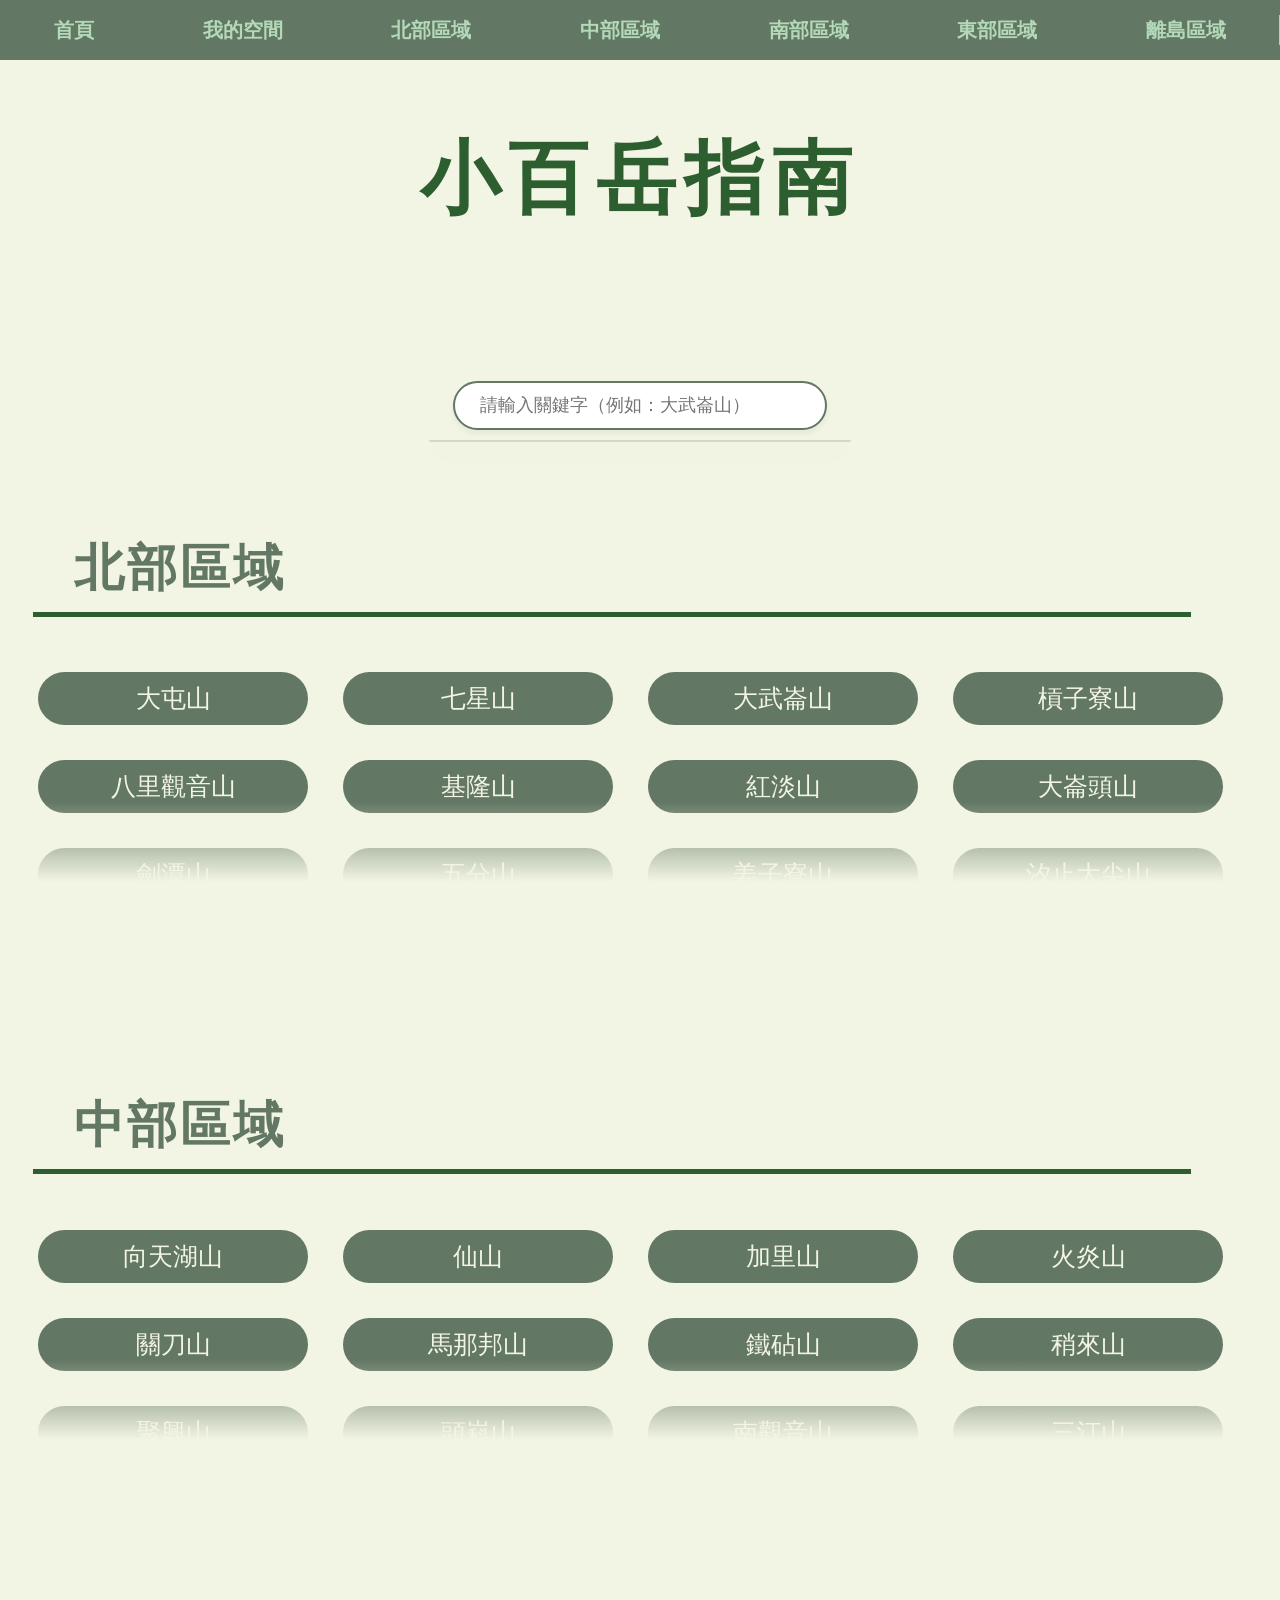
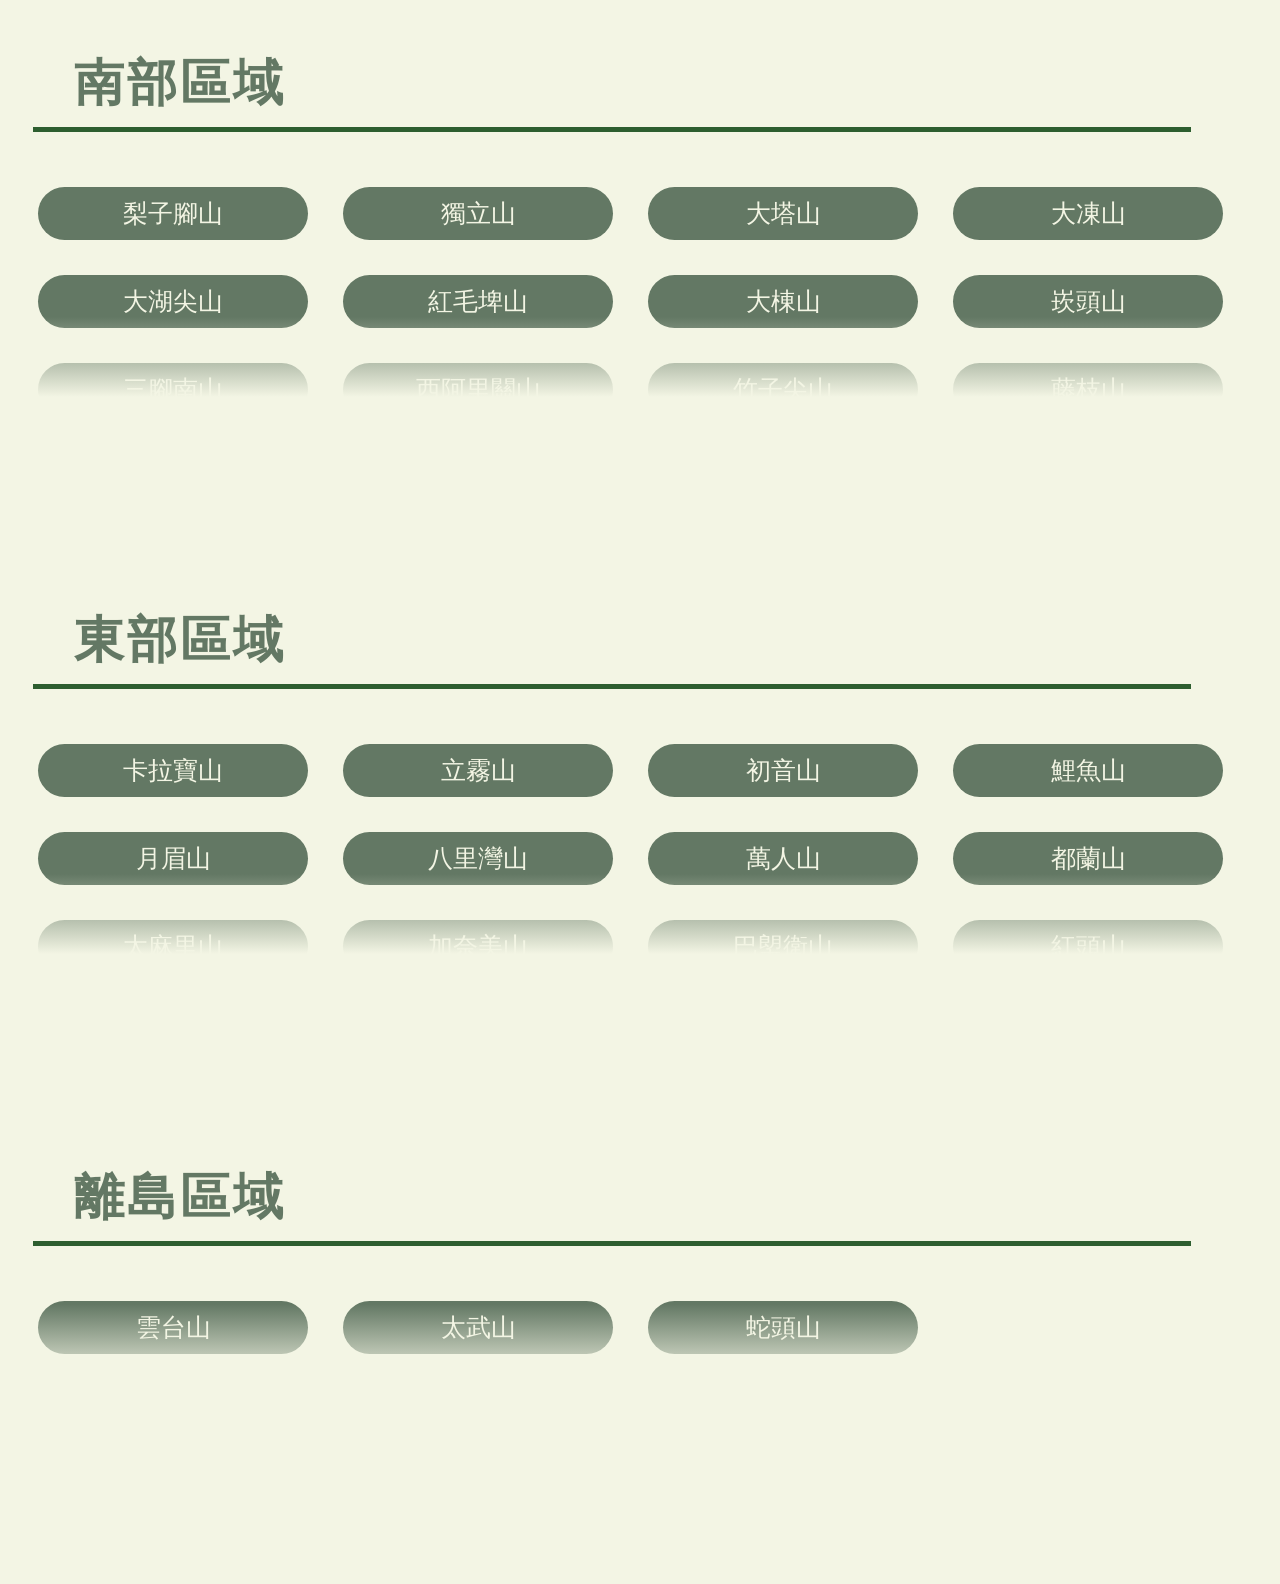
<file: index.html>
<!doctype html>
<html>
    <head>
        <link rel="stylesheet" href="main_style.css" />
        <title>小百岳</title>
    </head>
    <body>
        <div class="main_menu">
            <ul class="menu_list">
                <li class="menu_part" id="mainBtn">首頁</li>
                <li class="menu_part" id="mySpaceBtn">我的空間</li>
                <li class="menu_part" id="northBtn">北部區域</li>
                <li class="menu_part" id="centerBtn">中部區域</li>
                <li class="menu_part" id="southBtn">南部區域</li>
                <li class="menu_part" id="eastBtn">東部區域</li>
                <li class="menu_part" id="islandBtn">離島區域</li>
            </ul>
        </div>
        <div class="title_top" id="mainSection">小百岳指南</div>
        <div class="search_container">
            <input
                type="text"
                id="search"
                placeholder="請輸入關鍵字（例如：大武崙山）"
            />
            <ul id="searchResults" class="search_results" aria-live="polite"></ul>
        </div>
        <div class="block_ad" id="northSection">
            <div class="title_part">&nbsp;&nbsp;北部區域</div>
            <ul class="mountain_menu" data-region="北部區域"></ul>
        </div>
        <div class="block_ad" id="centerSection">
            <div class="title_part">&nbsp;&nbsp;中部區域</div>
            <ul class="mountain_menu" data-region="中部區域"></ul>
        </div>
        <div class="block_ad" id="southSection">
            <div class="title_part">&nbsp;&nbsp;南部區域</div>
            <ul class="mountain_menu" data-region="南部區域"></ul>
        </div>
        <div class="block_ad" id="eastSection">
            <div class="title_part">&nbsp;&nbsp;東部區域</div>
            <ul class="mountain_menu" data-region="東部區域"></ul>
        </div>
        <div class="block_ad" id="islandSection">
            <div class="title_part">&nbsp;&nbsp;離島區域</div>
            <ul class="mountain_menu" data-region="離島區域"></ul>
        </div>
        <script src="main.js"></script>
    </body>
</html>
</file>
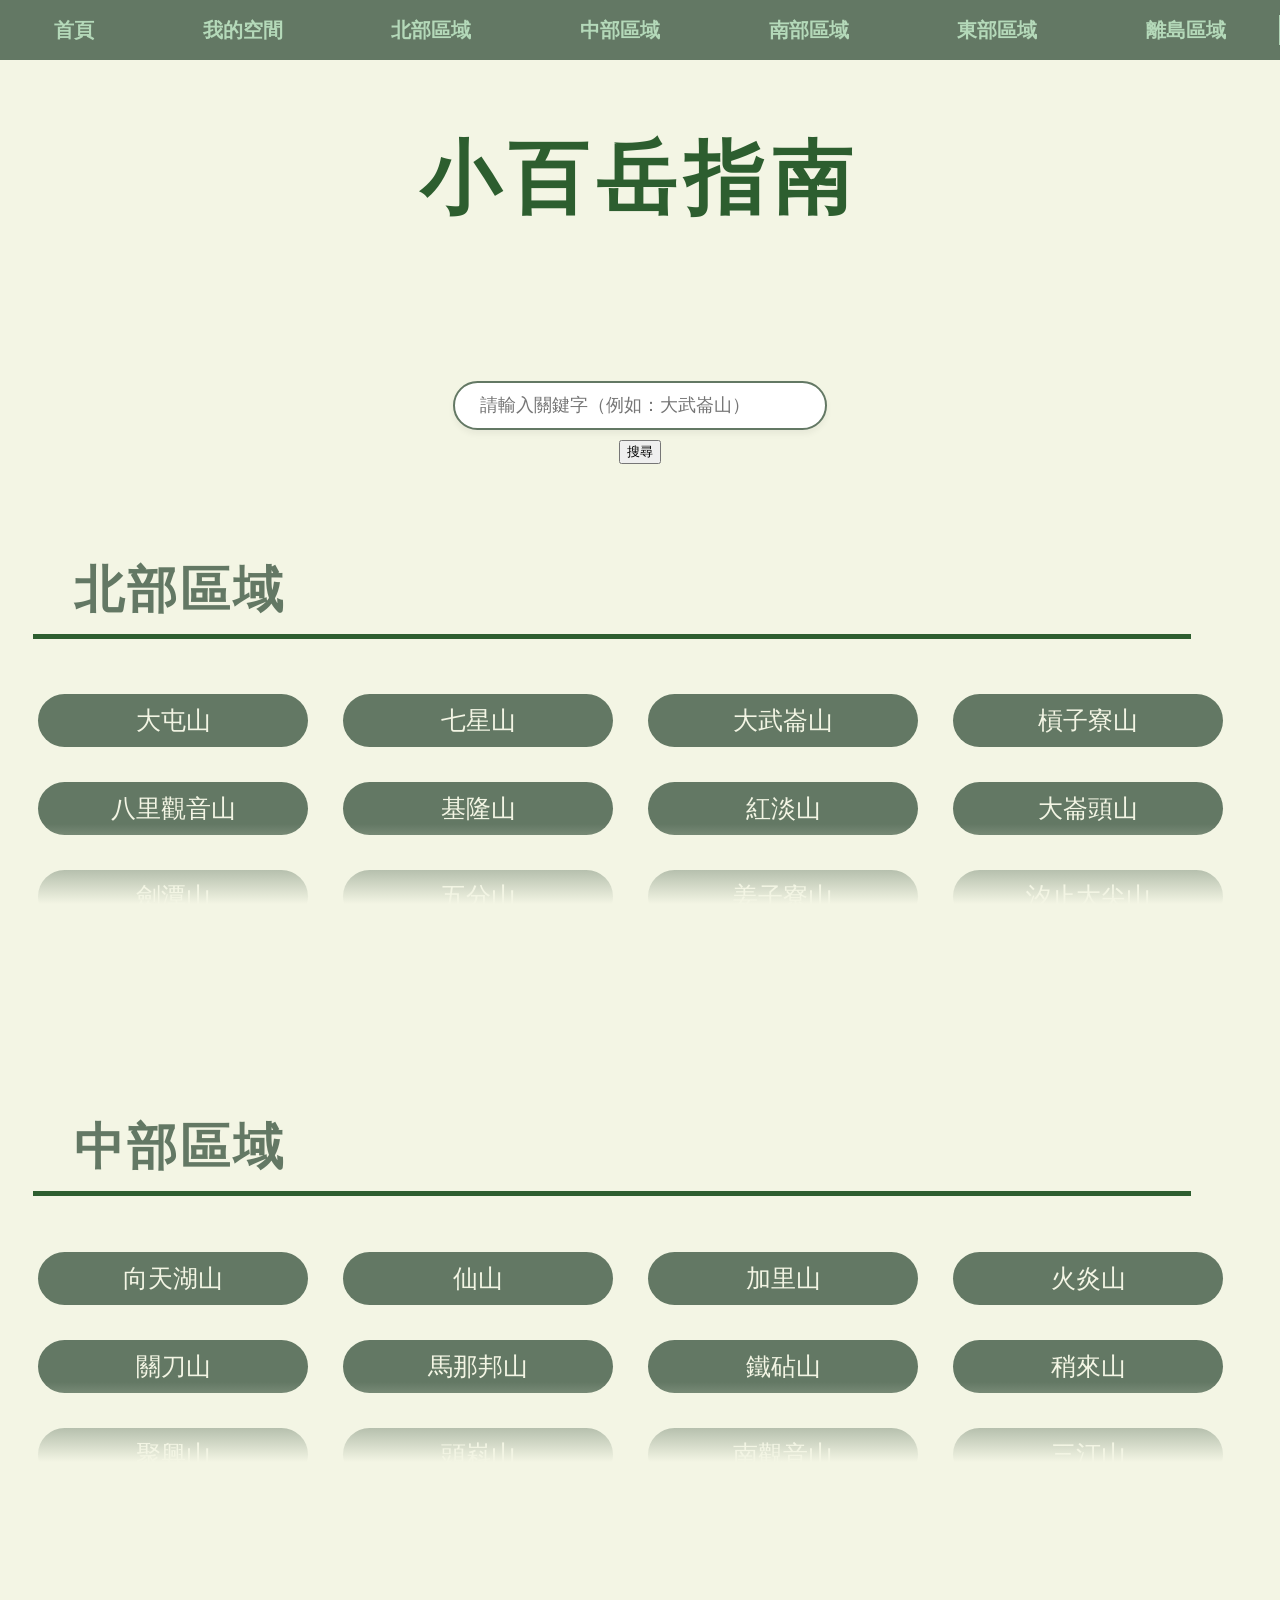
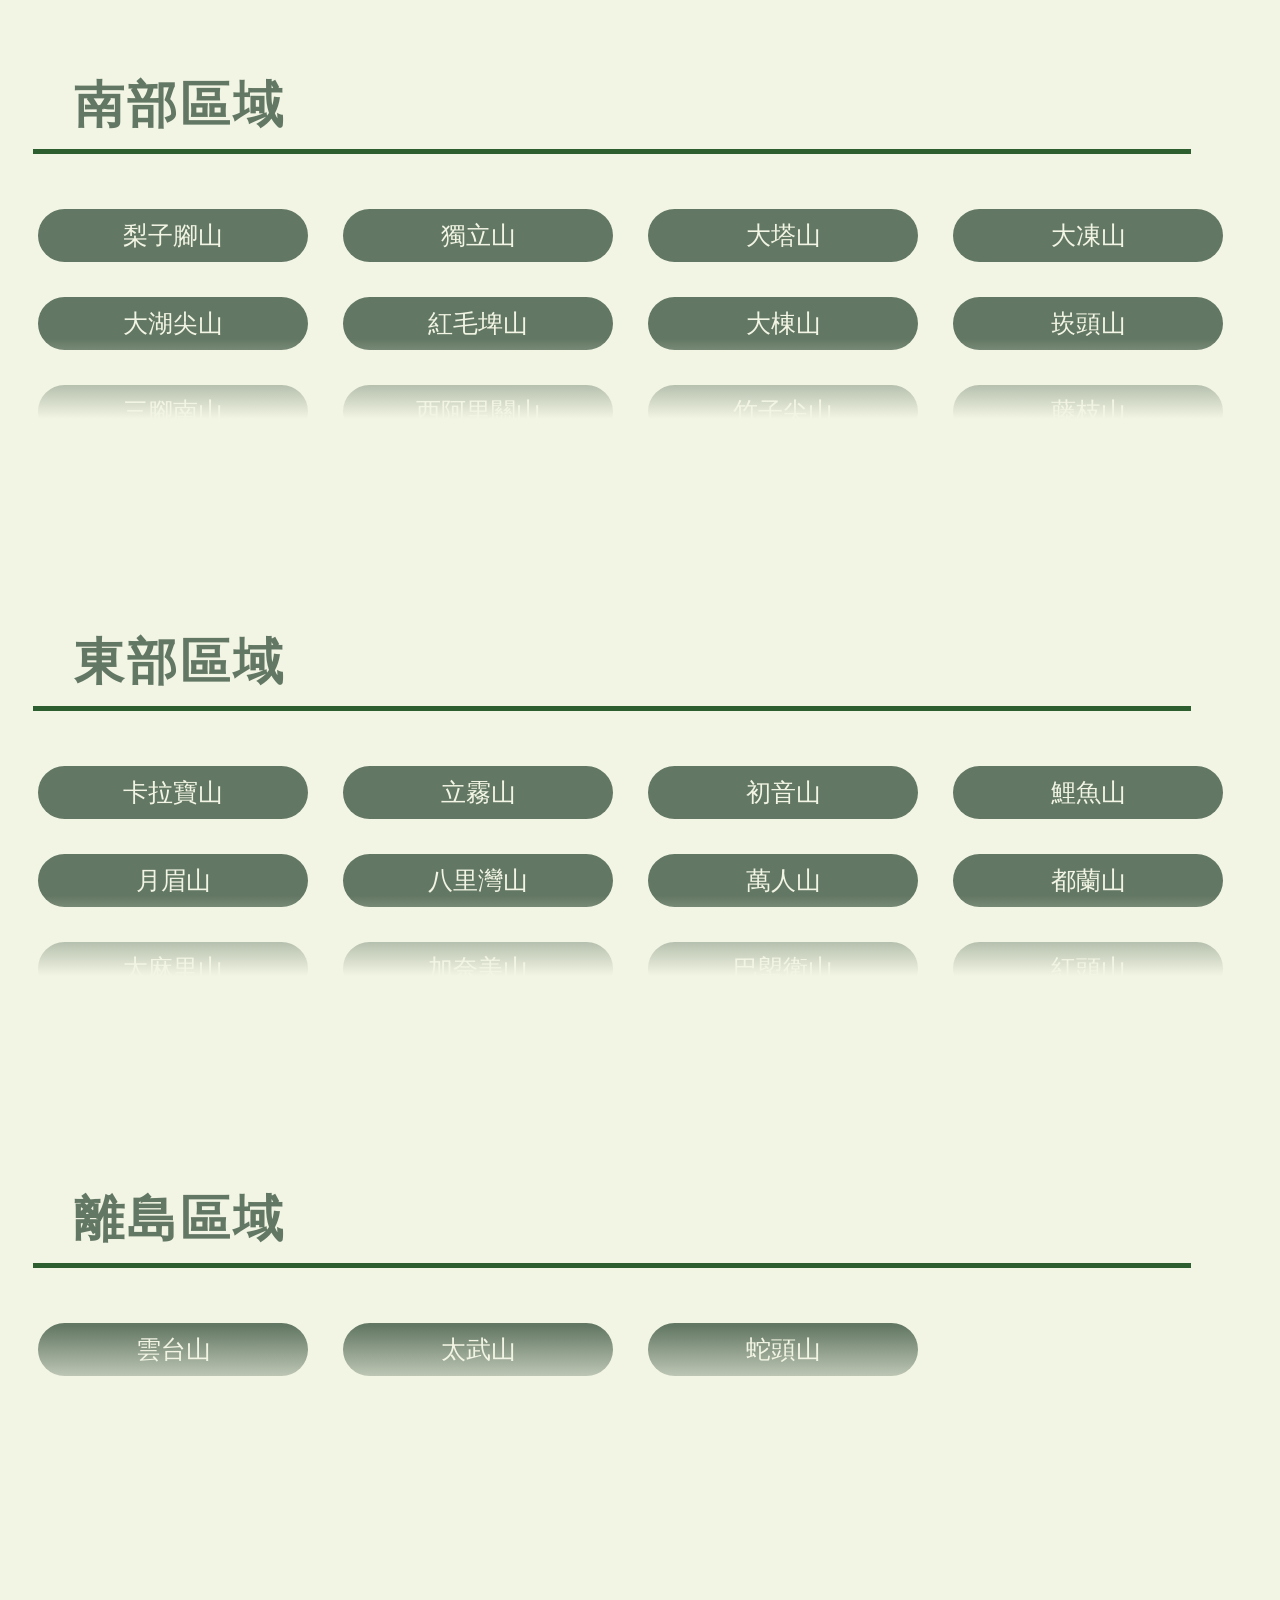
<file: main.html>
<!DOCTYPE html>
<html>
    <head>
        <link rel="stylesheet" href="main_style.css">
        <title>小百岳</title>
    </head>
    <body>
        <div class="main_menu">
            <ul class="menu_list">
                <li class = 'menu_part' id="main" >首頁</li>
    	        <li class = 'menu_part'>我的空間</li>
    	        <li class = 'menu_part' id="northBtn">北部區域</li>
    	        <li class = 'menu_part' id="centerBtn">中部區域</li>
    	        <li class = 'menu_part' id="southBtn">南部區域</li>
    	        <li class = 'menu_part' id="eastBtn">東部區域</li>
    	        <li class = 'menu_part' id="islandBtn">離島區域</li>
            </ul>
        </div>
        <div class="title_top">小百岳指南</div>
        <div class="search_container">
            <input
                type="text"
                id="search"
                placeholder="請輸入關鍵字（例如：大武崙山）"
                />
            <button onclick="checkSearch()">搜尋</button>
        </div>
        <div class = "block_ad" id="northSection">
            <div class="title_part">&nbsp;&nbsp;北部區域</div>
            <ul class="mountain_menu" data-region="北部區域"></ul>
        </div>
        <div class = "block_ad" id="centerSection">
            <div class="title_part">&nbsp;&nbsp;中部區域</div>
            <ul class="mountain_menu" data-region="中部區域"></ul>
        </div>
        <div class="block_ad" id="southSection">
            <div class="title_part">&nbsp;&nbsp;南部區域</div>
            <ul class="mountain_menu" data-region="南部區域"></ul>
        </div>
        <div class="block_ad" id="eastSection">
            <div class="title_part">&nbsp;&nbsp;東部區域</div>
            <ul class="mountain_menu" data-region="東部區域"></ul>
        </div>
        <div class="block_ad" id="islandSection">
            <div class="title_part">&nbsp;&nbsp;離島區域</div>
            <ul class="mountain_menu" data-region="離島區域"></ul>
        </div>
        <script src="main.js"></script>
        <!--我把滑動的js也加進去了-->
    </body>
</html>
</file>
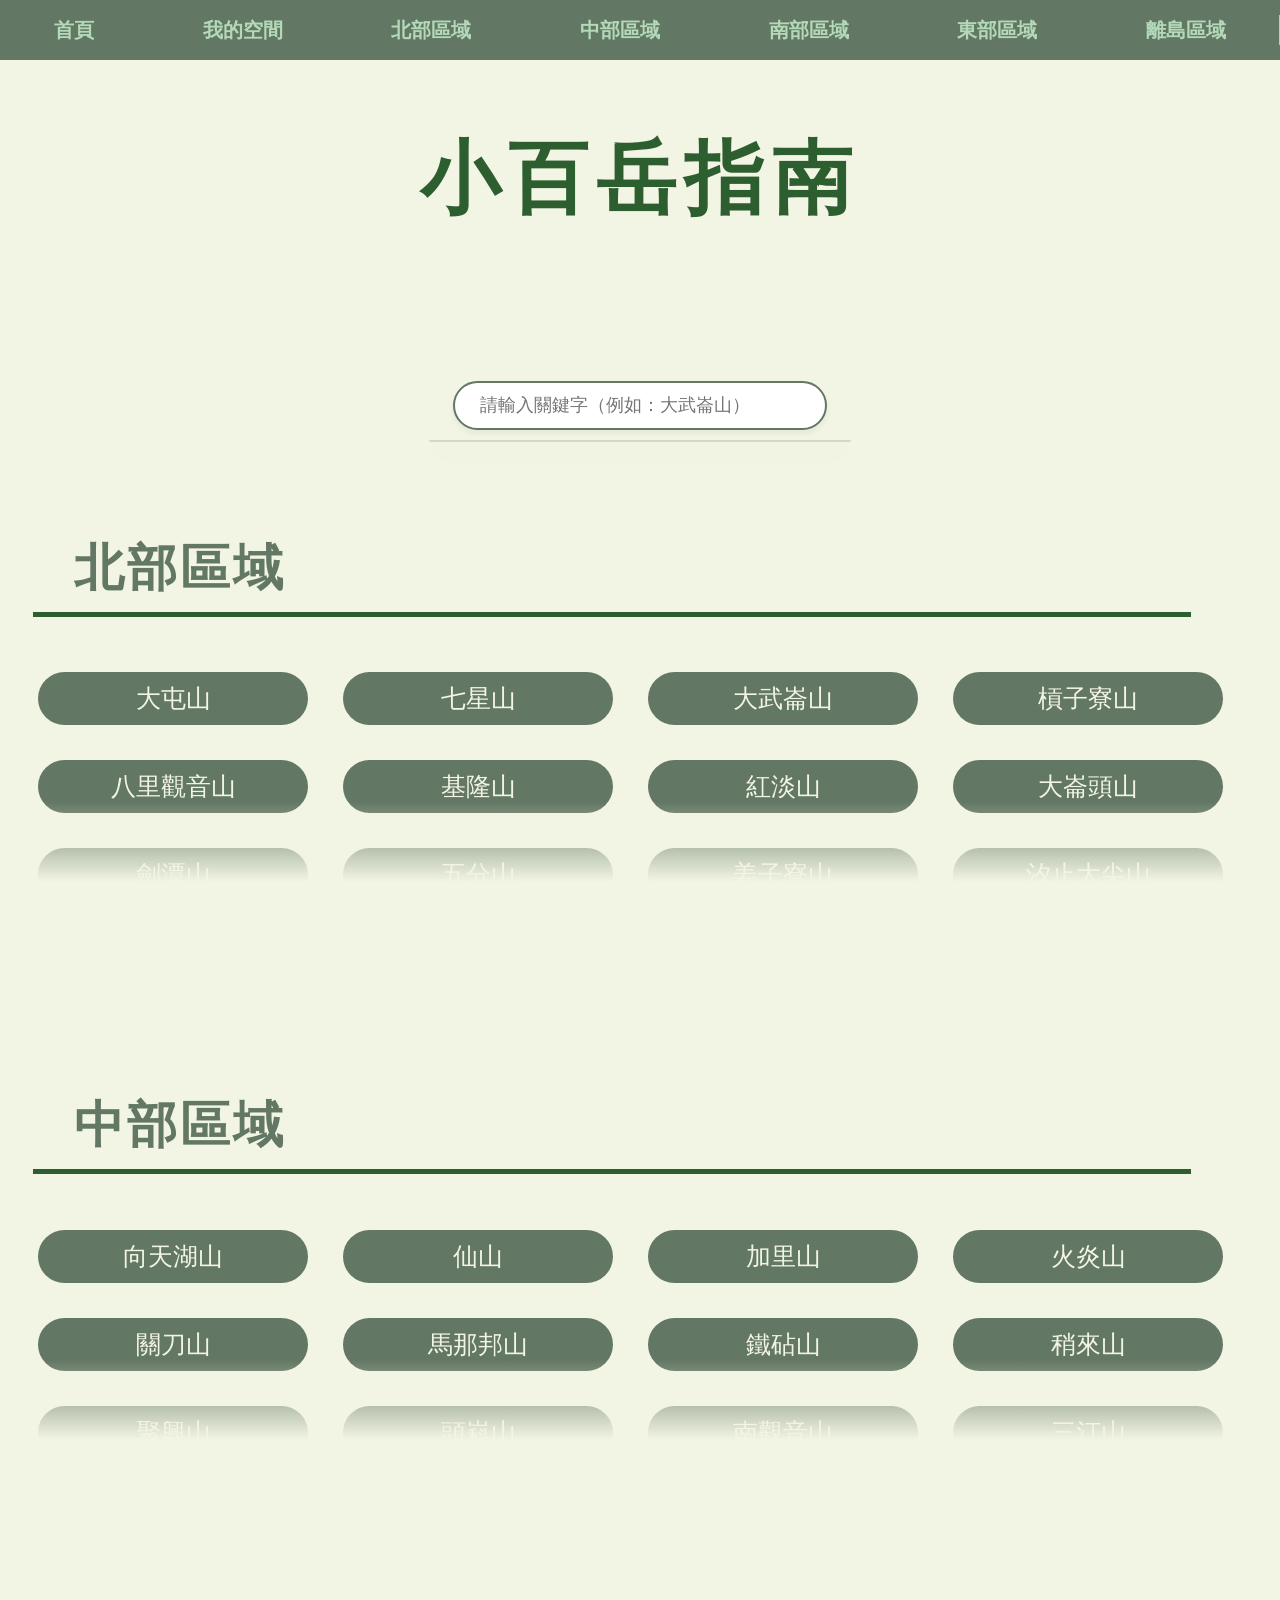
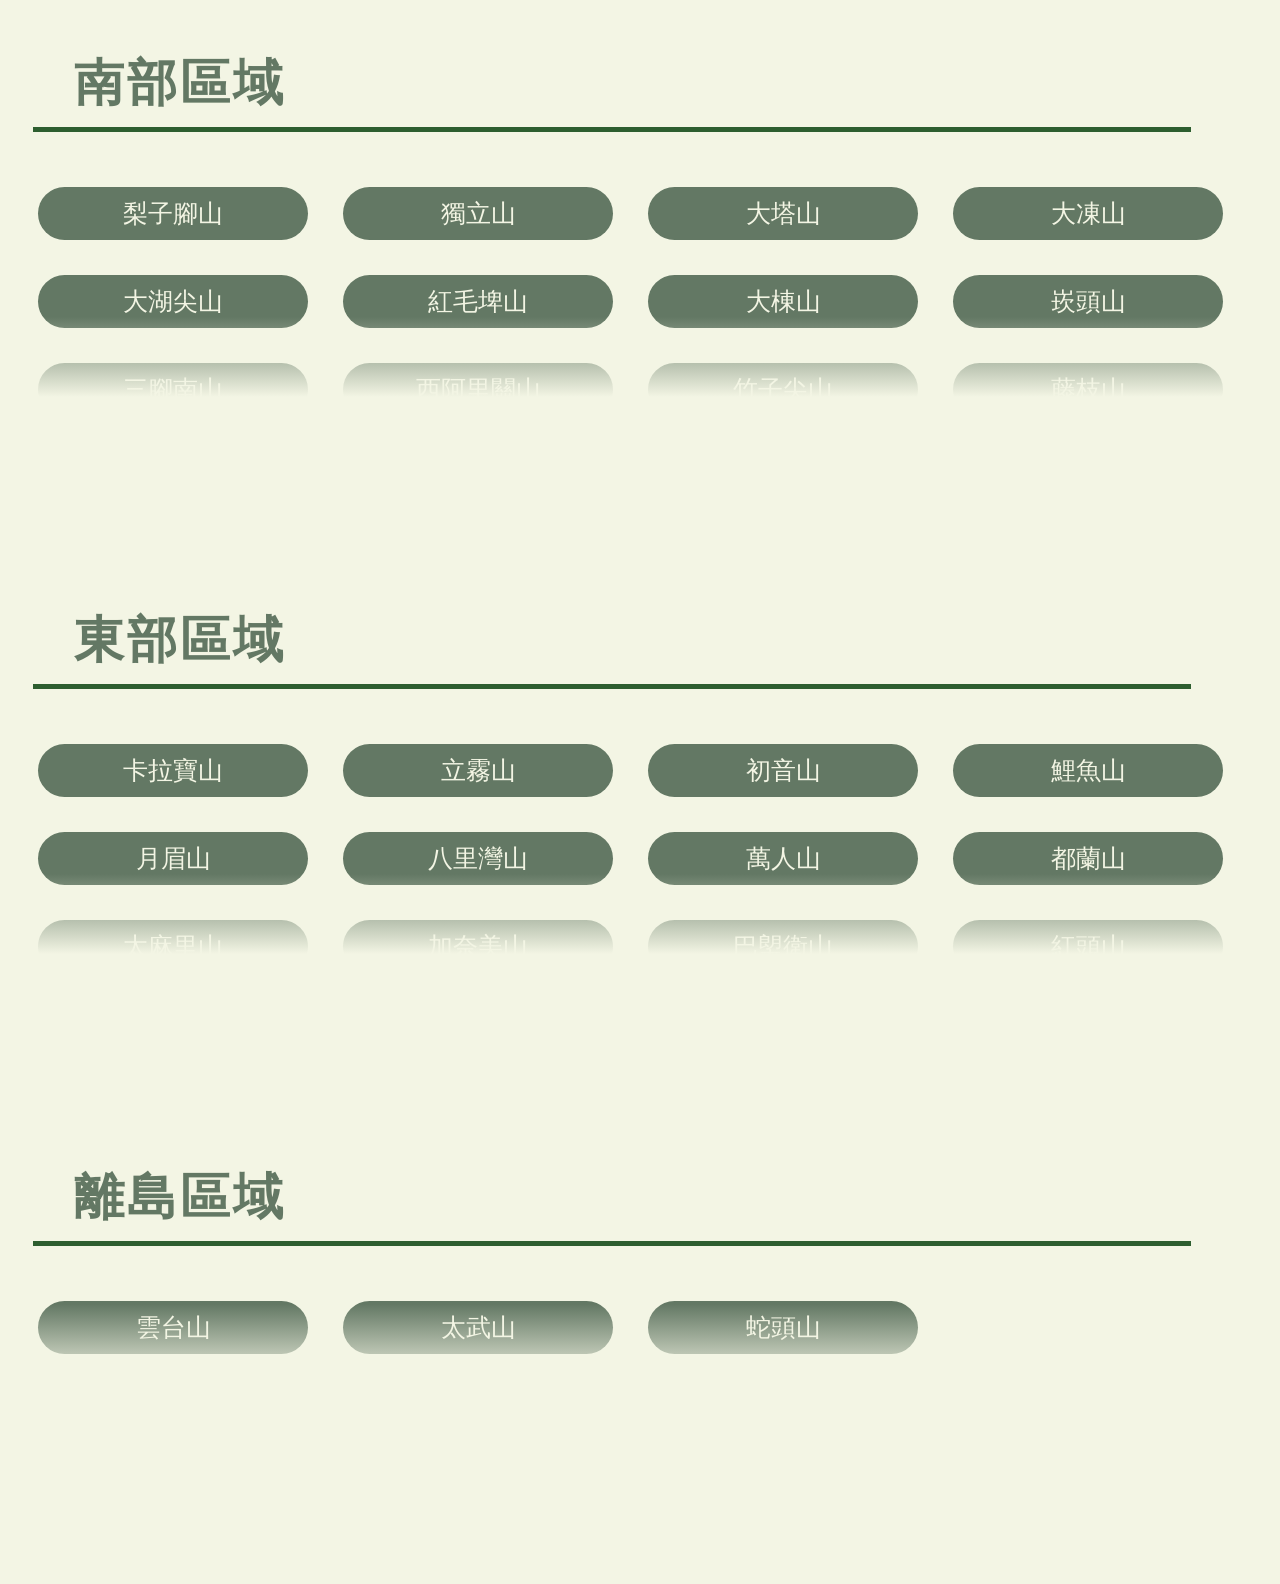
<file: mt_card.html>
<!doctype html>
<html lang="zh-TW">
    <head>
        <link rel="stylesheet" href="main_style.css" />
        <link rel="stylesheet" href="mt_card_style.css" />
        <title>小百岳指南 - 山脈詳細簡介</title>
    </head>
    <body>
        <div class="main_menu">
            <ul class="menu_list">
                <li class="menu_part" id="mainBtn">首頁</li>
                <li class="menu_part" id="mySpaceBtn">我的空間</li>
                <li class="menu_part" id="northBtn">北部區域</li>
                <li class="menu_part" id="centerBtn">中部區域</li>
                <li class="menu_part" id="southBtn">南部區域</li>
                <li class="menu_part" id="eastBtn">東部區域</li>
                <li class="menu_part" id="islandBtn">離島區域</li>
            </ul>
        </div>

        <div class="container">
            <div class="mountain-header">
                <div class="mountain-title">
                    <h1 id="mtName">載入中...</h1>
                    <span id="mtEnglish">Loading...</span>
                </div>
                <button
                    id="statusBtn"
                    class="status-badge uncompleted"
                    data-id=""
                >
                    未完成
                </button>
            </div>

            <div class="info-content-wrapper">
                <div class="left-content">
                    <div class="info-grid">
                        <div class="info-item">
                            <strong>海拔高度</strong>
                            <span id="mtHeight">-</span>
                        </div>
                        <div class="info-item">
                            <strong>所在地區</strong>
                            <span id="mtLoc">-</span>
                        </div>
                        <div class="info-item">
                            <strong>所屬區域</strong>
                            <span id="mtRegion">-</span>
                        </div>
                    </div>

                    <div class="content-section">
                        <h3>交通路線</h3>
                        <p id="mtTransportation" class="route-box">-</p>
                    </div>

                    <div class="content-section">
                        <h3>山脈簡介</h3>
                        <div id="mtDescription" class="description-box">
                            正在從資料庫加載詳細介紹...
                        </div>
                    </div>
                </div>

                <div class="right-image-sidebar">
                    <div class="mountain-image-container">
                        <img id="mtImg" src="" alt="山脈相片" style="display: none;" />

                        <div class="image-placeholder" id="placeholder">
                            <div class="placeholder-icon">⛰️</div>
                            <div class="placeholder-text">
                                山脈相片<br /><small
                                    >（未來上傳相片）</small
                                >
                            </div>
                        </div>
                    </div>
                </div>
            </div>
        </div>

        <script src="nav.js"></script>
        <script src="mt_card.js"></script>
    </body>
</html>
</file>
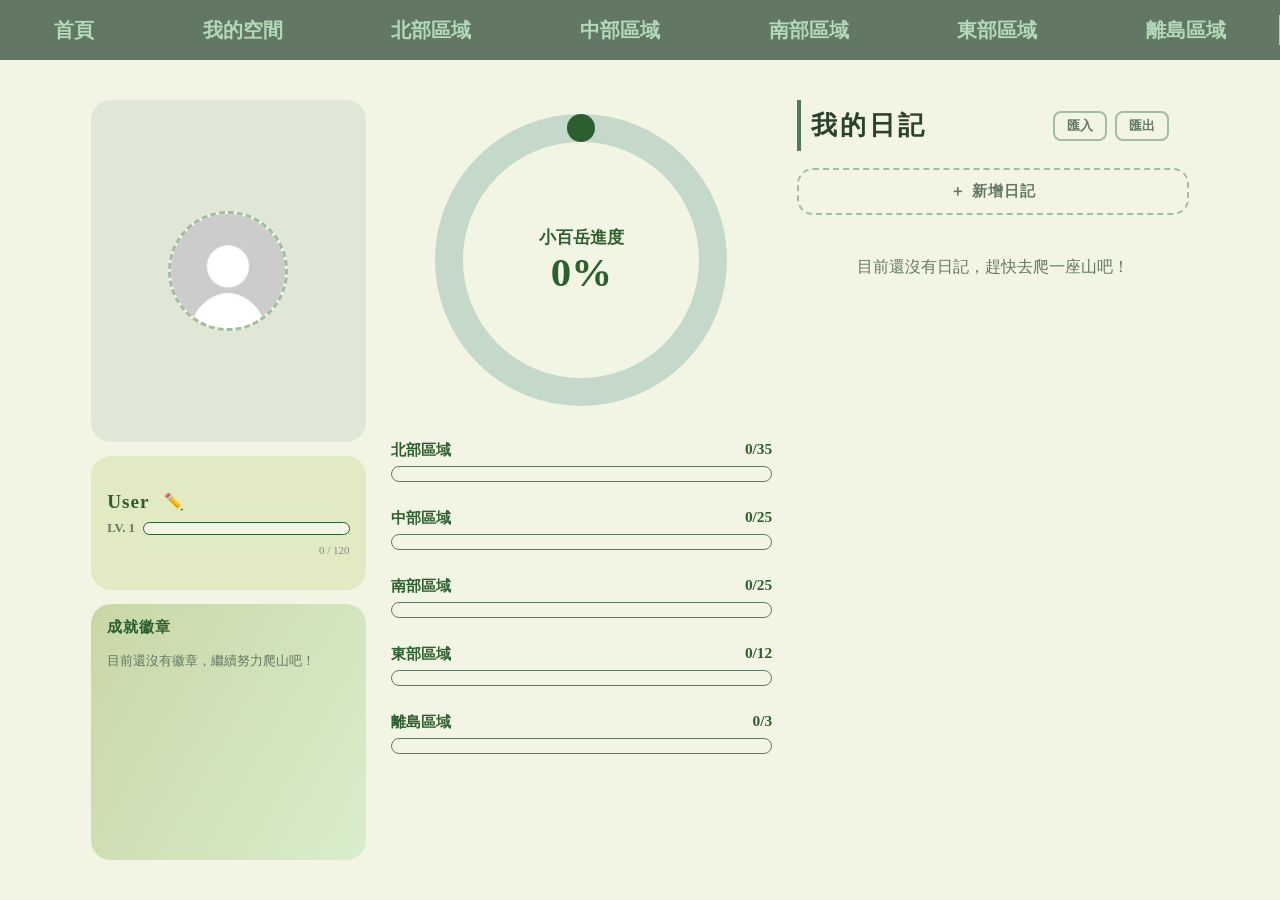
<file: myspace.html>
<!doctype html>
<html lang="zh-TW">
    <head>
        <meta charset="UTF-8" />
        <link rel="stylesheet" href="main_style.css" />
        <link rel="stylesheet" href="myspace_style.css" />
        <title>個人空間 - 小百岳</title>
    </head>
    <body>
        <div class="main_menu">
            <ul class="menu_list">
                <li class="menu_part" id="mainBtn">首頁</li>
                <li class="menu_part" id="mySpaceBtn">我的空間</li>
                <li class="menu_part" id="northBtn">北部區域</li>
                <li class="menu_part" id="centerBtn">中部區域</li>
                <li class="menu_part" id="southBtn">南部區域</li>
                <li class="menu_part" id="eastBtn">東部區域</li>
                <li class="menu_part" id="islandBtn">離島區域</li>
            </ul>
        </div>

        <div class="main_container">
            <!-- ===== 左側 ===== -->
            <div class="left_container">
                <div class="avatar_area">
                    <div
                        class="avatar_circle"
                        id="avatarContainer"
                        style="cursor: pointer"
                        title="點擊更換頭貼"
                    >
                        <img
                            id="userAvatar"
                            src="images/default_pfp.jpg"
                            alt="頭像"
                        />
                        <input
                            type="file"
                            id="avatarInput"
                            accept="image/*"
                            style="display: none"
                            maxlength="10"
                        />
                    </div>
                </div>

                <div class="name_area">
                    <div style="display: flex; align-items: center; gap: 8px">
                        <span class="username" id="userNameDisplay">User</span>
                        <button id="editNameBtn">✏️</button>
                    </div>

                    <div class="level_row">
                        <span class="level_badge">LV. 1</span>
                        <div class="exp_track">
                            <div class="exp_fill" style="width: 0%"></div>
                        </div>
                    </div>
                    <span class="exp_label">0 / 120</span>
                </div>

                <div class="achivement_area">
                    <span class="achivement_title">成就徽章</span>
                    <div class="badge_list">
                    </div>
                </div>
            </div>

            <!-- 中間容器 -->
            <div class="center_container">
                <div class="circle_wrap">
                    <svg viewBox="0 0 160 160">
                        <circle
                            cx="80"
                            cy="80"
                            r="66"
                            fill="none"
                            stroke="#c4d9ca"
                            stroke-width="14"
                        />

                        <circle
                            cx="80"
                            cy="80"
                            r="66"
                            fill="none"
                            stroke="#2d5e2f"
                            stroke-width="14"
                            stroke-linecap="round"
                            stroke-dasharray="0 414.7"
                            transform="rotate(-90 80 80)"
                        />
                    </svg>
                    <div class="circle_label">
                        <span class="circle_title">小百岳進度</span>
                        <span class="circle_pct">0%</span>
                    </div>
                </div>

                <div class="process_bar_area">
                    <div class="process_bar">
                        <div class="bar_header">
                            <span>北部區域</span><span>0/35</span>
                        </div>
                        <div class="bar_track">
                            <div class="bar_fill" style="width: 0%"></div>
                        </div>
                    </div>
                    <div class="process_bar">
                        <div class="bar_header">
                            <span>中部區域</span><span>0/25</span>
                        </div>
                        <div class="bar_track">
                            <div class="bar_fill" style="width: 0%"></div>
                        </div>
                    </div>
                    <div class="process_bar">
                        <div class="bar_header">
                            <span>南部區域</span><span>0/25</span>
                        </div>
                        <div class="bar_track">
                            <div class="bar_fill" style="width: 0%"></div>
                        </div>
                    </div>
                    <div class="process_bar">
                        <div class="bar_header">
                            <span>東部區域</span><span>0/12</span>
                        </div>
                        <div class="bar_track">
                            <div class="bar_fill" style="width: 0%"></div>
                        </div>
                    </div>
                    <div class="process_bar">
                        <div class="bar_header">
                            <span>離島區域</span><span>0/3</span>
                        </div>
                        <div class="bar_track">
                            <div class="bar_fill" style="width: 0%"></div>
                        </div>
                    </div>
                </div>
            </div>

            <!-- 右邊區域 -->
            <div class="right_container">
                <div class="note_header">
                    <div class="note_title">我的日記</div>
                    <div class="data_actions">
                        <button
                            id="importBtn"
                            class="data_btn"
                            title="匯入紀錄檔案"
                        >
                            匯入
                        </button>
                        <button
                            id="exportBtn"
                            class="data_btn"
                            title="將目前的紀錄匯出"
                        >
                            匯出
                        </button>
                        <input
                            type="file"
                            id="importInput"
                            accept=".json"
                            style="display: none"
                        />
                    </div>
                </div>
                <button class="note_add_btn">＋ 新增日記</button>

                <div class="note_list"></div>

                <div
                    id="viewDiaryModal"
                    class="modal_overlay"
                    style="display: none"
                >
                    <div class="modal_content">
                        <h3 id="viewDiaryTitle">日記標題</h3>
                        <div
                            id="viewDiaryMountain"
                            style="
                                color: #637864;
                                font-size: 15px;
                                font-weight: bold;
                                margin-top: -5px;
                            "
                        >
                            山脈名稱
                        </div>
                        <div
                            id="viewDiaryDate"
                            style="
                                color: #8da48f;
                                font-size: 12px;
                                margin-bottom: 5px;
                            "
                        >
                            XXXX/YY/ZZ
                        </div>

                        <hr
                            style="
                                border: 0;
                                border-top: 1px solid #637864;
                                margin: 5px 0;
                            "
                        />

                        <p
                            id="viewDiaryContent"
                            style="
                                white-space: pre-wrap;
                                line-height: 1.6;
                                color: #333;
                                max-height: 300px;
                                overflow-y: auto;
                                margin: 0;
                                text-align: justify;
                            "
                        ></p>

                        <div class="modal_actions">
                            <button
                                id="closeViewBtn"
                                class="cancel_btn"
                                style="width: 100%"
                            >
                                關閉
                            </button>
                        </div>
                    </div>
                </div>
            </div>
        </div>

        <!--登山日記彈窗-->
        <div id="diaryModal" class="modal_overlay" style="display: none">
            <div class="modal_content">
                <h3>新增登山日記</h3>
                <input
                    type="text"
                    id="diaryTitle"
                    placeholder="請輸入日記標題..."
                />

                <select id="mountainSelect">
                    <option value="" disabled selected>
                        請選擇這次攀登的山脈...
                    </option>
                </select>

                <textarea
                    id="diaryContent"
                    placeholder="記錄一下心得吧..."
                ></textarea>

                <div class="modal_actions">
                    <button id="cancelDiaryBtn" class="cancel_btn">取消</button>
                    <button id="saveDiaryBtn" class="save_btn">儲存日記</button>
                </div>
            </div>
        </div>

        <!--修改姓名彈窗-->
        <div id="nameModal" class="modal_overlay" style="display: none">
            <div class="modal_content">
                <h3>修改使用者名稱</h3>
                <input
                    type="text"
                    id="newUserNameInput"
                    placeholder="請輸入新的名稱..."
                />
                <div class="modal_actions">
                    <button id="cancelNameBtn" class="cancel_btn">取消</button>
                    <button id="saveNameBtn" class="save_btn">儲存</button>
                </div>
            </div>
        </div>
        
        <!--登山進度彈窗-->
        <div id="regionModal" class="modal_overlay" style="display: none">
            <div class="modal_content" style="max-width: 700px; width: 90%;">
                <h3 id="regionModalTitle">區域進度</h3>
                <div class="modal_actions" style="justify-content: flex-start; margin-bottom: 10px;"></div>
                <div id="regionMountainList" class="region_mt_list"></div>

                <div class="modal_actions">
                    <button id="closeRegionModalBtn" class="cancel_btn" style="width: 100%;">關閉</button>
                </div>
            </div>
        </div>

        <script src="myspace_profile.js"></script>
        <script src="myspace_diary.js"></script>
        <script src="nav.js"></script>
        <script src="myspace_data.js"></script>
        <script src="myspace_progress.js"></script>
        <script src="myspace_level.js"></script>
        <script src="myspace_badges.js"></script>
    </body>
</html>
</file>
<file: main_style.css>
body {
    background-color: #f3f5e4;
}

.main_menu {
    position: fixed;
    top: 0%;
    left: 0%;
    width: 100%;
    background-color: #637864;
    z-index: 9999;
}

.menu_list {
    position: relative;
    display: flex;
    align-items: center;
    justify-content: space-around;
    padding: 0;
    margin: 0;
    height: 60px;
    list-style-type: none;
}

.menu_part {
    display: flex;
    align-items: center;
    justify-content: center;
    height: 100%;
    padding: 0 3%;
    font-size: 20px;
    font-weight: bold;
    color: #b4d9b9;
    cursor: pointer;
    transition: background 0.3s;
}
.menu_part::after {
    content: "";
    position: absolute;
    right: 0; /* 靠右對齊 */
    top: 25%; /* 距離頂部 25%，高度佔 50%，就不會碰到邊緣 */
    width: 1.5px; /* 線條粗細 */
    height: 50%; /* 線條高度 */
    background-color: rgba(180, 217, 185, 0.4); /* 分隔線顏色，帶一點透明度 */
}

/* 最後一個項目不需要分隔線 */
.menu_part:last-child::after {
    display: none;
}

.menu_part:hover {
    background-color: #2d5e2f;
    color: #f3f5e4;
}
.title_top {
    margin: 10% 0;
    text-align: center;
    font-size: 80px;
    font-family: Noto Serif CJK TC;
    font-weight: 600;
    letter-spacing: 8px;
    color: #2d5e2f;
}

.search_container {
    margin: 5%;
    padding: 20px;
    display: flex;
    flex-direction: column;
    align-items: center;
    justify-content: center;
    gap: 10px;
}

#search {
    width: 320px;
    padding: 12px 25px;
    font-size: 18px;
    border: 2px solid #637864;
    border-radius: 50px;
    background-color: white;
    color: #2d5e2f;
    outline: none;
    transition: all 0.3s ease;
    box-shadow: 0 4px 6px rgba(0, 0, 0, 0.05);
}

.search_results {
    width: 100%;
    max-width: 420px;
    list-style: none;
    margin: 0;
    padding: 0;
    background-color: #ffffff;
    border: 1px solid #d0d8ca;
    border-radius: 20px;
    box-shadow: 0 10px 20px rgba(0, 0, 0, 0.08);
    overflow: hidden;
}

.search_results li {
    padding: 14px 18px;
    border-bottom: 1px solid #edf2e8;
}

.search_results li:last-child {
    border-bottom: none;
}

.search_results a {
    text-decoration: none;
    color: #2d5e2f;
    font-size: 18px;
    display: block;
}

.search_results li:hover {
    background-color: #f3f5e4;
}

.search_result_empty {
    color: #6a7b69;
    background-color: #f8faf6;
}

.block_ad {
    margin-bottom: 200px;
    scroll-margin-top: 80px;
}

.title_part {
    width: 90%;
    margin: 2%;
    padding: 10px;
    text-align: left;
    font-size: 50px;
    font-weight: 800;
    letter-spacing: 3px;
    color: #637864;
    border-bottom: 5px solid #2d5e2f;
    transition: all 0.3s ease;
}
.title_part:hover {
    background: linear-gradient(
        to right,
        #2d5e2f 200px,
        #65ab68 300px,
        #f3f5e4 450px
    );
    color: #f3f5e4;
    font-weight: 600;
}
.mountain_menu {
    position: relative;
    max-height: 200px;
    overflow: hidden;
    transition: max-height 0.8s cubic-bezier(0.4, 0, 0.2, 1);
    display: flex;
    flex-wrap: wrap;
    justify-content: flex-start;
    align-items: flex-start;
    padding: 20px;
    list-style-type: none;
    gap: 15px;
}
.mountain_menu::after {
    content: "";
    position: absolute;
    bottom: 0;
    left: 0;
    width: 100%;
    height: 80px;
    background: linear-gradient(to bottom, transparent, #f3f5e4);
    transition: opacity 0.3s;
    pointer-events: none;
}
.block_ad:hover .mountain_menu {
    max-height: 1200px;
}

.block_ad:hover .mountain_menu::after {
    opacity: 0;
}

.mountain {
    border-radius: 40px;
    padding: 10px;
    margin: 10px;
    width: 250px;
    max-height: 60px;
    text-align: center;
    font-size: 25px;
    color: #f3f5e4;
    background-color: #637864;
    cursor: pointer;
}
.mountain:hover {
    background-color: #2d5e2f;
    text-shadow: 1px 1px 1px #f3f5e4;
    transform: translateY(-5px);
}
</file>
<file: mt_card_style.css>
.container {
    max-width: 1100px; 
    margin: 90px auto 40px auto;
    padding: 20px 40px;
    box-sizing: border-box;
}

.back-btn {
    display: inline-block;
    margin-bottom: 25px;
    color: #637864;
    text-decoration: none;
    font-weight: bold;
    font-size: 16px;
    transition: color 0.2s ease;
}
.back-btn:hover {
    color: #2d5e2f;
    text-decoration: underline;
}


.mountain-header {
    display: flex;
    justify-content: space-between;
    align-items: flex-end;
    border-bottom: 4px solid #2d5e2f;
    padding-bottom: 15px;
    margin-bottom: 30px;
}

.mountain-title h1 {
    margin: 0 0 5px 0;
    color: #2d5e2f;
    font-size: 38px;
    font-weight: 800;
    letter-spacing: 1px;
}
.mountain-title span {
    color: #8da48f;
    font-size: 20px;
    font-weight: 600;
    letter-spacing: 0.5px;
}


.status-badge {
    padding: 10px 24px;
    border-radius: 50px;
    font-weight: bold;
    font-size: 16px;
    cursor: pointer;
    border: 2px solid #637864;
    transition: all 0.3s ease;
    margin-bottom: 5px;
}
.status-badge.uncompleted {
    background-color: rgba(99, 120, 100, 0.1);
    color: #637864;
}
.status-badge.uncompleted:hover {
    background-color: rgba(99, 120, 100, 0.2);
}
.status-badge.completed {
    background-color: #2d5e2f;
    color: #f3f5e4;
    border-color: #2d5e2f;
}


.info-content-wrapper {
    display: flex;
    gap: 40px; 
    width: 100%;
    align-items: flex-start;
}


.left-content {
    flex: 60; 
    display: flex;
    flex-direction: column; 
}


.right-image-sidebar {
    flex: 40;
}


.info-grid {
    display: flex;
    justify-content: space-between;
    width: 100%;
    margin-bottom: 30px;
    background-color: rgba(45, 94, 47, 0.06);
    padding: 18px;
    border-radius: 10px;
    box-sizing: border-box;
}
.info-item {
    flex: 1;
    text-align: left;
}
.info-item strong {
    color: #2d5e2f;
    display: block;
    margin-bottom: 6px;
    font-size: 14px;
    font-weight: bold;
}
.info-item span {
    color: #333;
    font-size: 16px;
    font-weight: 600;
}


.content-section {
    margin-bottom: 30px;
    display: block;
    width: 100%;
}
.content-section h3 {
    color: #2d5e2f;
    font-size: 22px;
    font-weight: bold;
    margin-top: 0;
    margin-bottom: 12px;
    border-left: 5px solid #2d5e2f;
    padding-left: 10px;
}


.route-box {
    color: #555;
    background-color: rgba(0, 0, 0, 0.02);
    padding: 15px;
    border-radius: 8px;
    margin: 0;
    line-height: 1.6;
    font-size: 15px;
    border: 1px dashed #637864;
}


.description-box {
    line-height: 1.8;
    color: #333;
    font-size: 16px;
    text-align: justify;
    letter-spacing: 0.5px;
}


.mountain-image-container {
    width: 100%;
    height: 400px;
    background-color: rgba(99, 120, 100, 0.08); 
    border-radius: 14px;
    border: 3px dashed #8da48f; 
    box-sizing: border-box;
    position: relative;
    overflow: hidden;
}

.image-placeholder {
    position: absolute;
    top: 50%;
    left: 50%;
    transform: translate(-50%, -50%);
    text-align: center;
    width: 90%;
}
.placeholder-icon {
    font-size: 60px;
    margin-bottom: 15px;
    opacity: 0.6;
}
.placeholder-text {
    color: #637864;
    font-size: 16px;
    font-weight: bold;
    line-height: 1.5;
}
.placeholder-text small {
    font-weight: normal;
    color: #888;
}

#mtImg {
    width: 100%;
    height: 100%;
    object-fit: cover;
    object-position: center;
    border-radius: 11px;
}
</file>
<file: myspace_style.css>
* {
    box-sizing: border-box;
}

/* ===== 主容器 ===== */
.main_container {
    margin-top: 80px;
    width: 90%;
    height: calc(100vh - 100px);
    margin-left: auto;
    margin-right: auto;
    padding: 20px;
    display: flex;
    flex-direction: row;
    align-items: stretch;
    gap: 20px;
}

/* ===== 左側 ===== */
.left_container {
    flex: 0 0 25%;
    display: flex;
    flex-direction: column;
    gap: 14px;
    overflow: hidden;
    min-width: 0;
}

.avatar_area {
    flex: 3;
    height: 29%;
    display: flex;
    flex-direction: column;
    align-items: center;
    justify-content: center;
    background-color: rgba(188, 202, 190, 0.35);
    border-radius: 20px;
    overflow: hidden;
    gap: 12px;
}

.avatar_circle {
    width: min(120px, 60%);
    aspect-ratio: 1/1;
    border: 3px dashed #a3bda4;
    border-radius: 50%;
    overflow: hidden;
    background-color: #f3f5e4;
    flex-shrink: 0;
    transition:
        opacity 0.3s ease,
        transform 0.2s ease;
}

.avatar_circle img {
    width: 100%;
    height: 100%;
    object-fit: cover;
    filter: grayscale(20%);
}

.avatar_circle:hover {
    opacity: 0.7;
    transform: scale(1.05);
}

.name_area {
    flex: 1;
    min-height: 0;
    display: flex;
    flex-direction: column;
    justify-content: center;
    gap: 8px;
    border-radius: 20px;
    background-color: #e1eac2;
    padding: 10px 16px;
}

.username {
    font-size: clamp(14px, 1.5vw, 22px);
    font-weight: bold;
    color: #2d5e2f;
    letter-spacing: 1px;
}

#editNameBtn {
    background: none;
    border: none;
    cursor: pointer;
    color: #637864;
    font-size: 16px;
}

.level_row {
    display: flex;
    align-items: center;
    gap: 8px;
}

.level_badge {
    font-size: clamp(11px, 1vw, 14px);
    font-weight: bold;
    color: #637864;
    white-space: nowrap;
}

.exp_track {
    flex-grow: 1;
    height: 13px;
    border: 1.5px solid #2d5e2f;
    border-radius: 10px;
    background-color: #f3f5e4;
    overflow: hidden;
}

.exp_fill {
    height: 100%;
    background-color: #a3c4a4;
    border-radius: 10px;
}

.exp_label {
    font-size: 11px;
    color: #888;
    text-align: right;
}

.achivement_area {
    flex: 2;
    height: 34%;
    display: flex;
    flex-direction: column;
    justify-content: flex-start;
    gap: 10px;
    border-radius: 20px;
    background: linear-gradient(120deg, #c9d7a6, #d8edcc);
    padding: 14px 16px;
    overflow: hidden;
}

.achivement_title {
    font-size: clamp(12px, 1.2vw, 15px);
    font-weight: bold;
    color: #2d5e2f;
    letter-spacing: 1px;
    flex-shrink: 0;
}

.badge_list {
    display: flex;
    flex-wrap: wrap;
    gap: 10px;
    align-content: flex-start;
    overflow-y: auto;
    scrollbar-width: none;
    height: 100%;
}
.badge_list::-webkit-scrollbar {
    display: none;
}

.badge_item {
    position: relative;
    cursor: pointer;
    flex-shrink: 0;
}

.badge_icon {
    width: clamp(40px, 4vw, 70px);
    aspect-ratio: 1/1;
    border-radius: 50%;
    display: flex;
    justify-content: center;
    align-items: center;
    font-size: clamp(16px, 1.8vw, 24px);
    transition: transform 0.2s;
    z-index: 8888;
}
.badge_icon:hover {
    transform: scale(1.12);
}

.badge_item:hover::after {
    content: attr(data-tooltip);
    position: absolute;
    top: 110%;
    left: 50%;
    transform: translateX(-50%);
    background-color: #d8ebd7;
    color: #2d5e2f;
    padding: 4px 8px;
    border-radius: 6px;
    font-size: 11px;
    font-weight: bold;
    white-space: nowrap;
    box-shadow: 0 2px 5px rgba(0, 0, 0, 0.12);
    border: 1px solid #cce0f0;
    z-index: 100;
    pointer-events: none;
}

/* ===== 中間 ===== */
.center_container {
    flex: 1 1 0;
    min-width: 0;
    display: flex;
    flex-direction: column;
    align-items: center;
    gap: 15px;
    overflow-y: scroll;
    scrollbar-width: none;
    -ms-overflow-style: none;
}
.center_container::-webkit-scrollbar {
    display: none;
}

.circle_wrap {
    width: min(100%, 320px);
    aspect-ratio: 1 / 1;
    position: relative;
    flex-shrink: 0;
}

.circle_wrap svg {
    width: 100%;
    height: 100%;
    display: block;
}

.circle_label {
    position: absolute;
    top: 50%;
    left: 50%;
    transform: translate(-50%, -50%);
    text-align: center;
    pointer-events: none;
    font-size: clamp(12px, 2vw, 17px);
}

.circle_title {
    display: block;
    font-weight: bold;
    color: #2d5e2f;
    margin-bottom: 4px;
    font-size: 1em;
}

.circle_pct {
    display: block;
    font-size: 2.4em;
    font-weight: 900;
    color: #2d5e2f;
    line-height: 1;
}

/* 進度條 */
.process_bar_area {
    width: 100%;
    display: flex;
    flex-direction: column;
    gap: 16px;
    flex-shrink: 0;
    padding-bottom: 10px;
}

.process_bar {
    width: 100%;
    cursor: pointer;
    transition:
        transform 0.2s ease,
        background-color 0.2s ease;
    padding: 5px;
    border-radius: 8px;
}

.process_bar:hover {
    transform: scale(1.02);
    background-color: rgba(163, 196, 164, 0.15);
}

.bar_header {
    display: flex;
    justify-content: space-between;
    font-size: clamp(13px, 1.2vw, 16px);
    font-weight: bold;
    color: #2d5e2f;
    margin-bottom: 5px;
}

.bar_track {
    width: 100%;
    height: 16px;
    border: 1.5px solid #637864;
    border-radius: 10px;
    background-color: #f3f5e4;
    overflow: hidden;
}

.bar_fill {
    height: 100%;
    border-radius: 10px;
    background: linear-gradient(to right, #b4d9b9, #2d5e2f);
}

/* ===== 右側 ===== */
.right_container {
    flex: 1 1 0;
    min-width: 0;
    display: flex;
    flex-direction: column;
    gap: 12px;
    overflow: hidden;
}

.note_title {
    flex: 1;
    padding: 8px 10px;
    text-align: left;
    font-size: clamp(18px, 2vw, 28px);
    font-weight: 800;
    letter-spacing: 3px;
    color: #2a422c;
    border-left: 4px solid rgb(81, 124, 82);
    transition: all 0.3s ease;
    flex-shrink: 0;
}

.note_header {
    width: 95%;
    display: flex;
    justify-content: space-between;
    align-items: center;
    margin-bottom: 5px;
}

.data_actions {
    display: flex;
    gap: 8px;
}

.data_btn {
    background-color: transparent;
    border: 2px solid #a3bda4;
    color: #637864;
    border-radius: 8px;
    padding: 4px 12px;
    font-size: 13px;
    font-weight: bold;
    cursor: pointer;
    transition: all 0.2s ease;
}

.data_btn:hover {
    background-color: #637864;
    color: #f3f5e4;
    border-color: #637864;
}

.note_list {
    flex: 1;
    min-height: 0;
    display: flex;
    flex-direction: column;
    gap: 10px;
    overflow-y: auto;
    scrollbar-width: none;
}
.note_list::-webkit-scrollbar {
    display: none;
}

.note_wrapper {
    width: 100%;
    display: flex;
    flex-direction: column;
    overflow: visible;
}
.note_card {
    width: 100%;
    min-height: 80px;
    background: linear-gradient(135deg, #e5f9b4, #d8edcc);
    border-radius: 16px;
    padding: 12px 16px;
    display: flex;
    flex-direction: column;
    gap: 6px;
    cursor: pointer;
    transition:
        transform 0.2s,
        box-shadow 0.2s;
    flex-shrink: 0;
    transition:
        transform 0.2s ease,
        box-shadow 0.2s ease;
}

.note_card:hover {
    transform: translateY(-2px);
    box-shadow: 0 6px 16px rgba(45, 94, 47, 0.25);
    background-color: rgba(255, 255, 255, 0.8);
}

.note_card_date {
    font-size: 11px;
    color: #8da48f;
    font-weight: bold;
    letter-spacing: 0.5px;
}

.note_card_mountain {
    font-size: 16px;
    font-weight: bold;
    color: #2d5e2f;
    display: block; /* 讓 span 變成塊級元素 */
    width: 100%; /* 撐滿卡片可用寬度 */
    word-break: break-all; /* 確保遇到長英文字或符號也能強制換行 */
    margin-bottom: 5px; /* 跟下方的預覽文字保持一點微小間距 */
}

.note_card_preview {
    font-size: clamp(11px, 1vw, 13px);
    color: #637864;
    line-height: 1.5;
    display: -webkit-box;
    -webkit-line-clamp: 2;
    line-clamp: 2;
    -webkit-box-orient: vertical;
    overflow: hidden;
    word-break: break-all;
}

.note_add_btn {
    width: 100%;
    padding: 12px;
    margin-bottom: 10px;
    border: 2px dashed #a3bda4;
    border-radius: 16px;
    background: transparent;
    color: #637864;
    font-size: clamp(13px, 1.2vw, 15px);
    font-weight: bold;
    cursor: pointer;
    transition: all 0.2s;
    flex-shrink: 0;
    letter-spacing: 1px;
}
.note_add_btn:hover {
    background-color: rgba(163, 196, 164, 0.2);
    border-color: #637864;
    color: #2d5e2f;
}

/* 日記彈窗 */
.modal_overlay {
    position: fixed;
    top: 0;
    left: 0;
    width: 100%;
    height: 100%;
    background: rgba(0, 0, 0, 0.5);
    z-index: 10000;
    display: flex;
    justify-content: center;
    align-items: center;
}
.modal_content {
    background: #f3f5e4;
    padding: 25px;
    border-radius: 20px;
    width: 90%;
    max-width: 500px;
    display: flex;
    flex-direction: column;
    gap: 15px;
    border: 3px solid #637864;
    box-shadow: 0 10px 25px rgba(0, 0, 0, 0.2);
}
.modal_content h3 {
    color: #2d5e2f;
    margin: 0;
    font-size: 22px;
}
.modal_content input,
.modal_content select,
.modal_content textarea {
    width: 100%;
    padding: 12px;
    border: 2px solid #a3bda4;
    border-radius: 10px;
    font-size: 15px;
    outline: none;
    background: #fff;
    color: #2d5e2f;
}
.modal_content textarea {
    height: 160px;
    resize: none;
}
.modal_actions {
    display: flex;
    justify-content: flex-end;
    gap: 10px;
    margin-top: 5px;
}
.cancel_btn {
    background: transparent;
    border: 2px solid #888;
    color: #888;
    padding: 8px 18px;
    border-radius: 10px;
    cursor: pointer;
    font-weight: bold;
}
.save_btn {
    background: #2d5e2f;
    border: 2px solid #2d5e2f;
    color: #fff;
    padding: 8px 18px;
    border-radius: 10px;
    cursor: pointer;
    font-weight: bold;
}

/* 修正查看日記彈窗中的標題自動換行 */
#viewDiaryTitle {
    white-space: normal !important; /* 解除強制不換行的限制 */
    word-break: break-all !important; /* 確保遇到長英文、網址或特殊符號時也能強制折行 */
    width: 100%; /* 撐滿彈窗可用寬度 */
    display: block; /* 確保以區塊元素形式完整換行 */
    line-height: 1.4; /* 稍微增加換行後的行高，看起來比較舒適 */
}

/* 響應式設計 */
@media (max-width: 768px) {
    .avatar_area {
        height: 22%;
    }
    .name_area {
        height: 10%;
    }
    .achivement_area {
        height: 25%;
    }
}

/* 區域彈窗內的山脈清單容器 */
.region_mt_list {
    display: flex;
    flex-wrap: wrap;
    gap: 12px;
    max-height: 50vh; /* 限制高度，太多山時可以滾動 */
    overflow-y: auto;
    padding: 5px;
    scrollbar-width: thin;
}

/* 彈窗內的單一山脈按鈕 (仿照首頁的樣式) */
.region-mt-btn {
    border-radius: 40px;
    padding: 10px;
    width: calc(33.333% - 8px); /* 一排顯示三個 */
    text-align: center;
    font-size: 18px;
    text-decoration: none;
    font-weight: bold;
    cursor: pointer;
    transition:
        transform 0.2s ease,
        box-shadow 0.2s ease;
    box-sizing: border-box;
}

.region-mt-btn:hover {
    transform: translateY(-3px);
    box-shadow: 0 4px 10px rgba(0, 0, 0, 0.15);
}

/* 已爬過 (綠色) */
.region-mt-btn.climbed {
    background-color: #2d5e2f;
    color: #f3f5e4;
}
.region-mt-btn.climbed:hover {
    background-color: #1e4020;
}

/* 未爬過 (灰色) */
.region-mt-btn.unclimbed {
    background-color: #d0d8ca;
    color: #6a7b69;
}
.region-mt-btn.unclimbed:hover {
    background-color: #b4d9b9;
    color: #2d5e2f;
}

/* 手機版響應式：一排改為顯示兩個 */
@media (max-width: 768px) {
    .region-mt-btn {
        width: calc(50% - 6px);
        font-size: 15px;
    }
}
</file>
